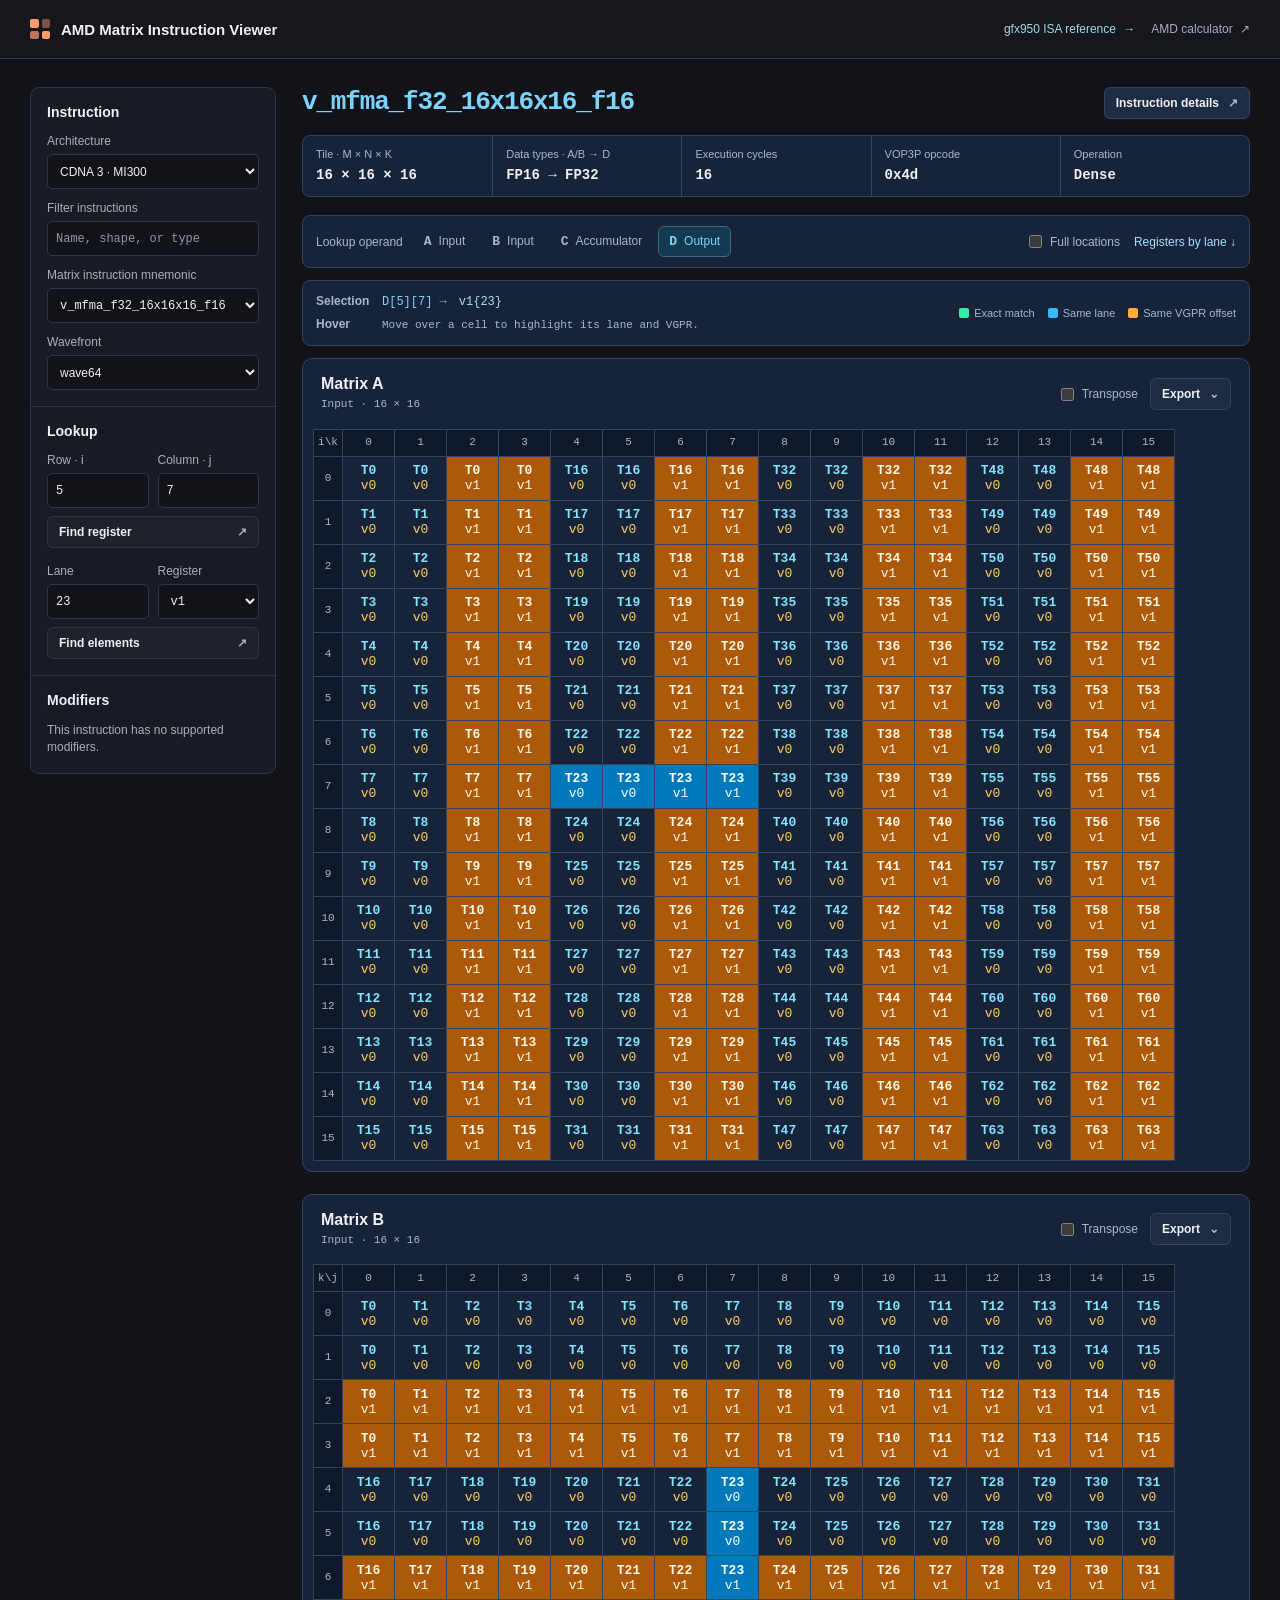
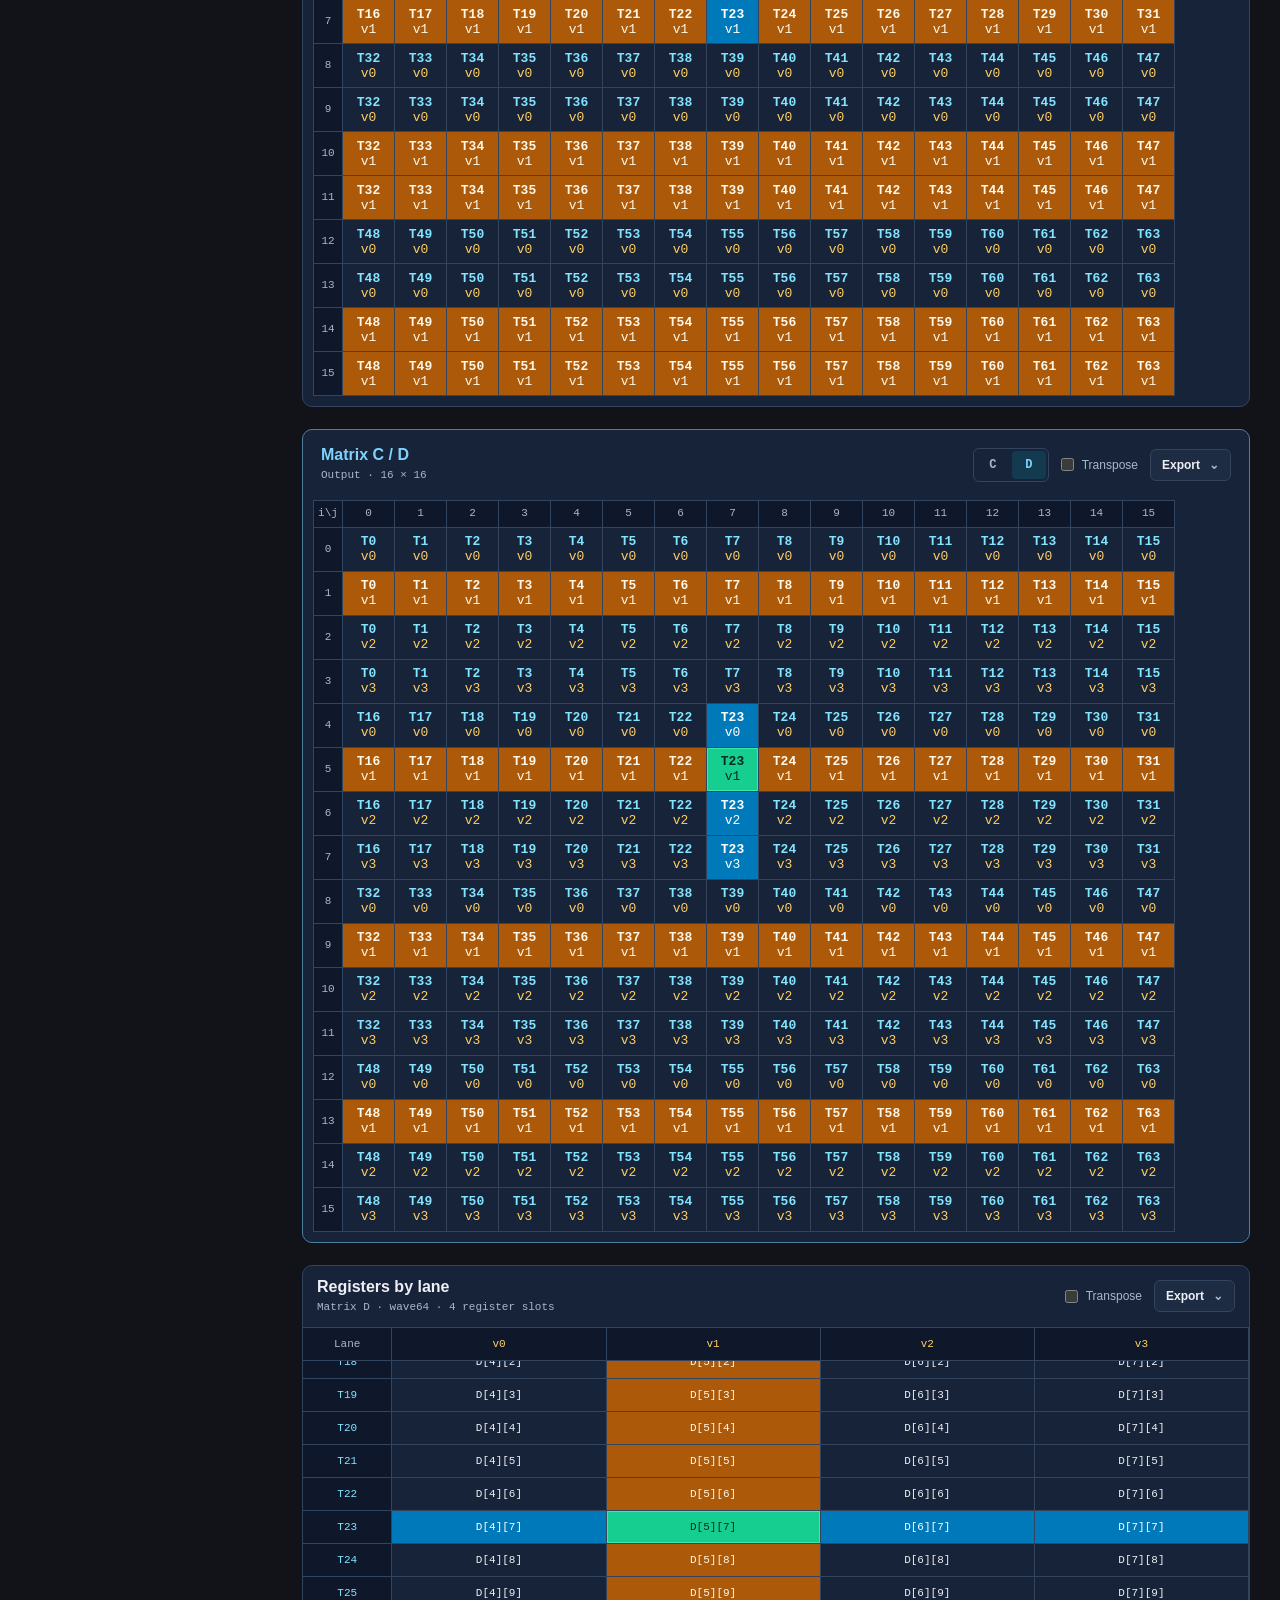
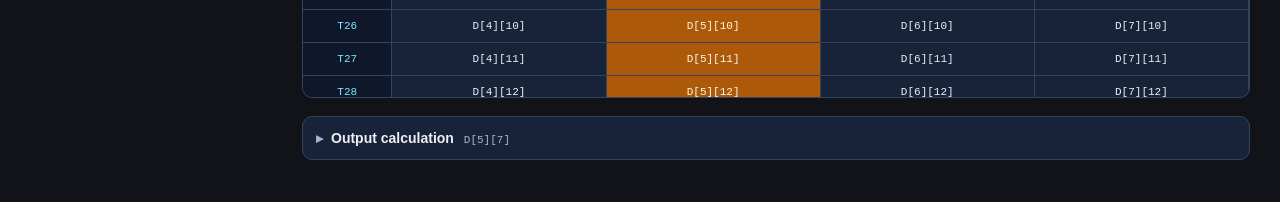
<file: index.html>
<!doctype html>
<html lang="en">
<head>
  <meta charset="utf-8">
  <meta name="viewport" content="width=device-width, initial-scale=1">
  <meta name="color-scheme" content="dark">
  <meta name="description" content="Inspect AMD matrix instructions and explore matrix, lane, and VGPR layouts offline.">
  <title>AMD Matrix Instruction Viewer</title>
  <link rel="stylesheet" href="styles.css">
  <script defer src="instruction-data.js"></script>
  <script defer src="cdna4-data.js"></script>
  <script defer src="layout.js"></script>
  <script defer src="exports.js"></script>
  <script defer src="viewer.js"></script>
</head>
<body>
  <header class="site-header">
    <div class="site-header-inner">
      <div class="brand"><span class="brand-mark" aria-hidden="true"><i></i><i></i><i></i><i></i></span> AMD Matrix Instruction Viewer</div>
      <nav class="header-links" aria-label="References">
        <a class="upstream isa-link" href="gfx950.html">gfx950 ISA reference <span aria-hidden="true">→</span></a>
        <a class="upstream" href="https://github.com/ROCm/amd_matrix_instruction_calculator" target="_blank" rel="noopener noreferrer">AMD calculator <span aria-hidden="true">↗</span></a>
      </nav>
    </div>
  </header>
  <noscript><p class="script-error">Enable JavaScript to use the instruction viewer.</p></noscript>
  <main class="workspace">
    <aside class="sidebar" aria-label="Instruction and query settings">
      <section class="side-section">
        <h2>Instruction</h2>
        <label class="field">Architecture
          <select id="architecture"></select>
        </label>
        <label class="field">Filter instructions
          <input type="search" id="instruction-filter" placeholder="Name, shape, or type" autocomplete="off">
          <span id="filter-status" role="status" hidden>No matching instructions.</span>
        </label>
        <label class="field">Matrix instruction mnemonic
          <select id="instruction"></select>
        </label>
        <label class="field">Wavefront
          <select id="wave"></select>
        </label>
      </section>
      <section class="side-section">
        <h2>Lookup</h2>
        <form id="coordinate-form">
          <div class="field-pair">
            <label class="field"><span id="row-label">Row · i</span><input id="query-row" type="number" min="0" step="1" required></label>
            <label class="field"><span id="col-label">Column · j</span><input id="query-col" type="number" min="0" step="1" required></label>
          </div>
          <button class="control lookup-button" type="submit">Find register <span aria-hidden="true">↗</span></button>
        </form>
        <form id="register-form">
          <div class="field-pair">
            <label class="field">Lane<input id="query-lane" type="number" min="0" step="1" required></label>
            <label class="field">Register<select id="query-register" required></select></label>
          </div>
          <button class="control lookup-button" type="submit">Find elements <span aria-hidden="true">↗</span></button>
        </form>
      </section>
      <section class="side-section" id="modifier-section">
        <h2>Modifiers</h2>
        <div id="modifiers"></div>
        <p id="modifier-note" class="muted"></p>
      </section>
    </aside>
    <div class="main-column">
      <section class="instruction-overview" aria-labelledby="mnemonic">
        <div class="overview-top">
          <h1 id="mnemonic"></h1>
          <button class="control details-button" id="show-details" type="button">Instruction details <span aria-hidden="true">↗</span></button>
        </div>
        <dl id="instruction-stats" class="stats"></dl>
      </section>
      <section class="explorer" aria-label="Layout explorer">
        <div class="explorer-toolbar">
          <div class="operand-controls">
            <span id="operand-label">Lookup operand</span>
            <div class="matrix-tabs" id="matrix-tabs" role="group" aria-labelledby="operand-label"></div>
          </div>
          <div class="view-controls">
            <label class="block-control" id="block-control">Block <select id="block" aria-label="Block"></select></label>
            <label class="toggle"><input type="checkbox" id="show-locations"> Full locations</label>
            <a href="#register-panel">Registers by lane ↓</a>
          </div>
        </div>
        <div class="selection">
          <div class="selection-status">
            <div class="selection-line"><h2>Selection</h2><div id="selection-value" aria-live="polite"></div></div>
            <div class="selection-line preview-line"><span>Hover</span><span id="preview-value">Move over a cell to highlight its lane and VGPR.</span></div>
          </div>
          <div class="legend" aria-label="Highlight colors">
            <span><i class="swatch exact"></i>Exact match</span>
            <span><i class="swatch lane"></i>Same lane</span>
            <span><i class="swatch register"></i>Same VGPR offset</span>
          </div>
        </div>
        <div class="panels">
          <section class="panel register-panel" id="register-panel" aria-labelledby="register-title" tabindex="-1">
            <div class="panel-heading">
              <div><h2 id="register-title">Registers by lane</h2><p id="register-subtitle"></p></div>
              <div class="panel-controls">
                <label class="toggle"><input type="checkbox" id="register-transpose"> Transpose</label>
                <details class="export-menu">
                  <summary class="control">Export <span aria-hidden="true">⌄</span></summary>
                  <div class="export-options"></div>
                </details>
              </div>
            </div>
            <div id="register-scroll" class="table-scroll" tabindex="0" role="region" aria-label="Registers by lane"></div>
          </section>
        </div>
      </section>
      <details class="trace panel" id="trace">
        <summary><span>Output calculation</span> <span class="muted" id="trace-caption"></span></summary>
        <div id="trace-content"></div>
      </details>
    </div>
  </main>
  <template id="matrix-panel-template">
    <section class="panel matrix-panel">
      <div class="panel-heading">
        <div><h2></h2><p></p></div>
        <div class="panel-controls">
          <div class="output-toggle" role="group" aria-label="Accumulator or output" hidden>
            <button type="button" data-output="C" aria-label="C accumulator">C</button>
            <button type="button" data-output="D" aria-label="D output">D</button>
          </div>
          <label class="toggle"><input type="checkbox" class="matrix-transpose"> Transpose</label>
          <details class="export-menu">
            <summary class="control">Export <span aria-hidden="true">⌄</span></summary>
            <div class="export-options"></div>
          </details>
        </div>
      </div>
      <input class="matrix-scrollbar" type="range" min="0" value="0" hidden>
      <div class="matrix-grid"></div>
    </section>
  </template>
  <dialog id="detail-dialog" aria-labelledby="detail-title">
    <div class="dialog-heading"><h2 id="detail-title">Instruction details</h2><form method="dialog"><button class="control" type="submit">Close</button></form></div>
    <pre id="detail-text"></pre>
    <div class="dialog-footer"><a id="encoding-reference" target="_blank" rel="noopener noreferrer">Instruction encoding reference ↗</a><span id="source-version"></span></div>
  </dialog>
</body>
</html>
</file>
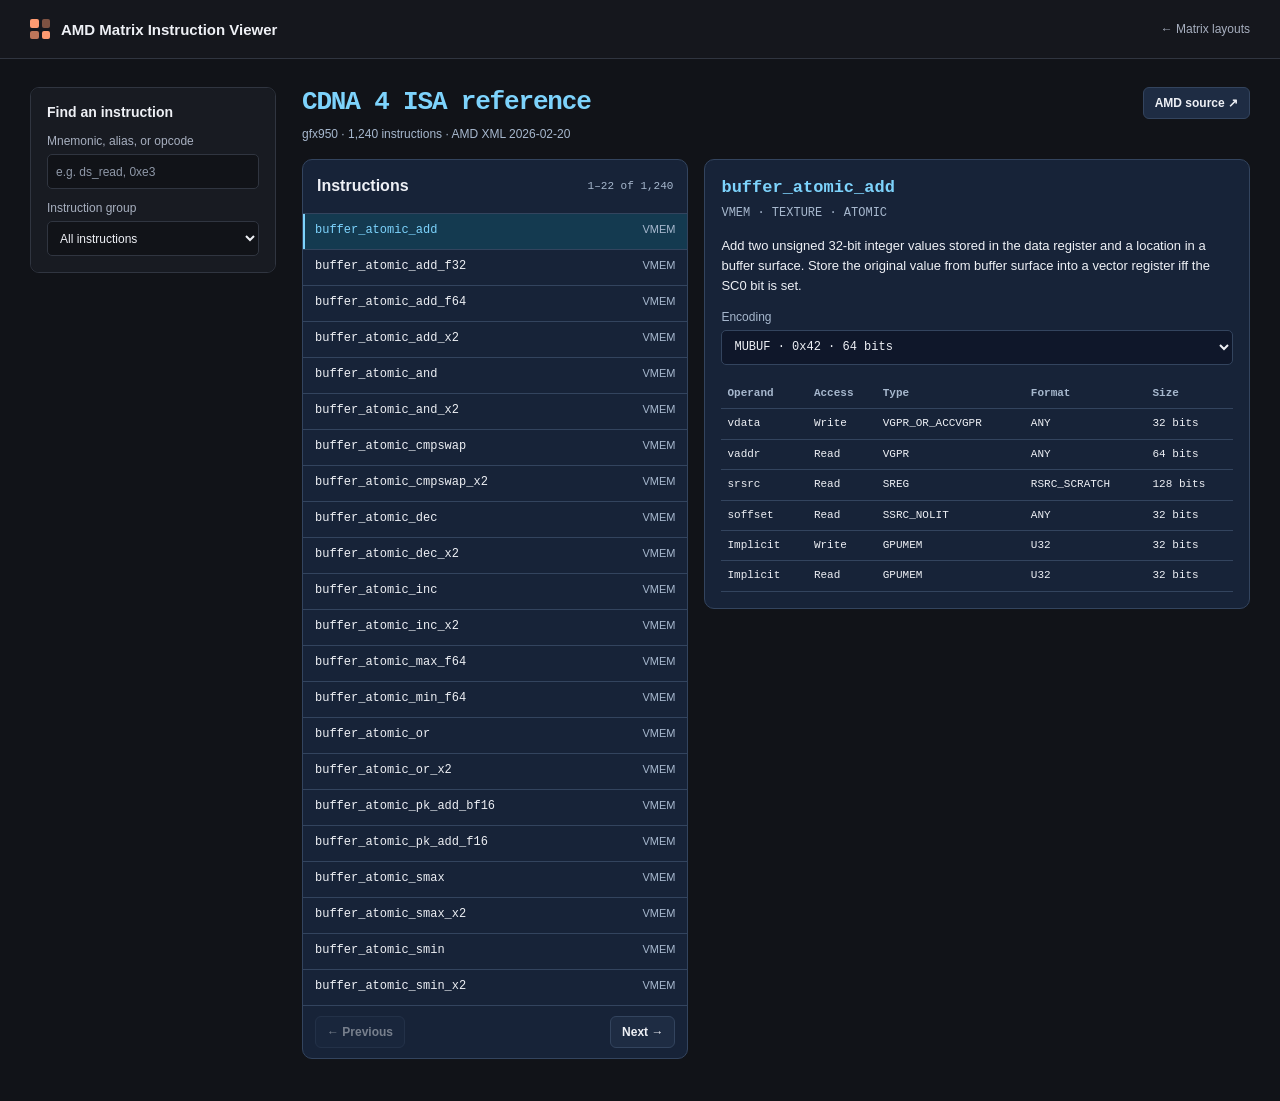
<file: gfx950.html>
<!doctype html>
<html lang="en">
<head>
  <meta charset="utf-8">
  <meta name="viewport" content="width=device-width, initial-scale=1">
  <meta name="color-scheme" content="dark">
  <meta name="description" content="Browse CDNA 4 instruction names, opcodes, encodings, and operands offline.">
  <title>CDNA 4 (gfx950) ISA reference</title>
  <link rel="stylesheet" href="styles.css">
  <script defer src="gfx950-isa.js"></script>
  <script defer src="gfx950.js"></script>
</head>
<body>
  <header class="site-header">
    <div class="site-header-inner">
      <div class="brand"><span class="brand-mark" aria-hidden="true"><i></i><i></i><i></i><i></i></span> AMD Matrix Instruction Viewer</div>
      <a class="upstream" href="index.html?arch=cdna4">← Matrix layouts</a>
    </div>
  </header>
  <noscript><p class="script-error">Enable JavaScript to browse the ISA reference.</p></noscript>
  <main class="workspace isa-workspace">
    <aside class="sidebar" aria-label="Instruction filters">
      <section class="side-section">
        <h2>Find an instruction</h2>
        <label class="field">Mnemonic, alias, or opcode
          <input type="search" id="isa-search" placeholder="e.g. ds_read, 0xe3" autocomplete="off">
        </label>
        <label class="field">Instruction group
          <select id="isa-group">
            <option value="all">All instructions</option>
            <option value="matrix-kernel">Matrix kernel instructions</option>
          </select>
        </label>
      </section>
    </aside>
    <div class="main-column">
      <div class="isa-heading">
        <div><h1>CDNA 4 ISA reference</h1><p class="muted" id="isa-total"></p></div>
        <a class="control" href="https://gpuopen.com/machine-readable-isa/" target="_blank" rel="noopener noreferrer">AMD source ↗</a>
      </div>
      <div class="isa-browser">
        <section class="panel isa-results" aria-labelledby="isa-results-title">
          <div class="panel-heading">
            <h2 id="isa-results-title">Instructions</h2>
            <span class="muted" id="isa-result-count" aria-live="polite"></span>
          </div>
          <ul id="isa-results"></ul>
          <nav class="isa-pagination" aria-label="Instruction pages" id="isa-pagination">
            <button type="button" class="control" id="isa-previous">← Previous</button>
            <button type="button" class="control" id="isa-next">Next →</button>
          </nav>
        </section>
        <section class="panel isa-detail" id="isa-detail" aria-labelledby="isa-mnemonic">
          <div class="isa-detail-heading">
            <h2 id="isa-mnemonic" tabindex="-1"></h2>
            <p id="isa-family" class="isa-secondary"></p>
          </div>
          <p id="isa-description"></p>
          <p id="isa-aliases" class="isa-secondary"></p>
          <section id="isa-related" class="isa-related" hidden></section>
          <label class="field" id="isa-encoding-label">Encoding
            <select id="isa-encoding"></select>
          </label>
          <div id="isa-operands"></div>
        </section>
      </div>
    </div>
  </main>
</body>
</html>
</file>
<file: styles.css>
:root {
  color-scheme: dark;
  --canvas: #111318;
  --surface: #181b22;
  --raised: #1e222b;
  --surface-hover: #282e3a;
  --line: #303540;
  --text: #eef0f5;
  --muted: #a7afbf;
  --accent: #ff9b71;
  --accent-fill: #30221f;
  --linked: #a3d7e9;
  --sans: "Inter", -apple-system, BlinkMacSystemFont, "Segoe UI", sans-serif;
  --mono: "IBM Plex Mono", "SFMono-Regular", Consolas, monospace;
  font-family: var(--sans);
  background: var(--canvas);
  color: var(--text);
}
* { box-sizing: border-box; }
[hidden] { display: none !important; }
body { margin: 0; }
a { color: var(--linked); text-decoration: none; }
a:hover { text-decoration: underline; }
button, select, input { font: inherit; }
button, select, summary { cursor: pointer; }
button, a, input, select, summary { outline-offset: 3px; }
:focus-visible { outline: 2px solid var(--linked); }
h1, h2, p, dl, dd { margin: 0; }
h2 { font-size: 14px; font-weight: 650; }
.control {
  display: inline-flex;
  align-items: center;
  justify-content: space-between;
  gap: 9px;
  border: 1px solid var(--line);
  border-radius: 6px;
  padding: 8px 11px;
  background: var(--raised);
  color: var(--text);
  font-size: 12px;
  font-weight: 600;
  white-space: nowrap;
}
.control:hover { background: var(--surface-hover); }
.control span { color: var(--muted); }
.muted { color: var(--muted); }
.site-header { border-bottom: 1px solid var(--line); background: #15171d; }
.site-header-inner {
  max-width: 1860px;
  min-height: 58px;
  margin: 0 auto;
  padding: 0 30px;
  display: flex;
  align-items: center;
  justify-content: space-between;
  gap: 16px;
}
.brand { display: inline-flex; align-items: center; gap: 11px; font-size: 15px; font-weight: 650; }
.brand-mark { width: 20px; height: 20px; display: grid; grid-template-columns: 1fr 1fr; gap: 3px; flex: none; }
.brand-mark i { background: var(--accent); border-radius: 2px; }
.brand-mark i:nth-child(2) { opacity: .45; }
.brand-mark i:nth-child(3) { opacity: .72; }
.upstream { color: var(--muted); font-size: 12px; white-space: nowrap; }
.upstream span { margin-left: 4px; }
.header-links { display: flex; justify-content: flex-end; flex-wrap: wrap; gap: 5px 16px; }
.header-links .isa-link { color: var(--linked); }
.workspace {
  max-width: 1860px;
  margin: 0 auto;
  padding: 28px 30px 42px;
  display: grid;
  grid-template-columns: 246px minmax(0, 1fr);
  align-items: start;
  gap: 26px;
}
.sidebar { display: grid; gap: 1px; border: 1px solid var(--line); border-radius: 9px; background: var(--line); overflow: hidden; }
.side-section { padding: 16px; background: var(--surface); }
.side-section h2 { margin-bottom: 14px; }
.side-section > .field + .field { margin-top: 12px; }
.side-section form + form { margin-top: 16px; }
.field { min-width: 0; display: grid; gap: 6px; color: var(--muted); font-size: 12px; }
.field input, .field select, .block-control select {
  min-width: 0;
  width: 100%;
  height: 35px;
  padding: 0 8px;
  border: 1px solid var(--line);
  border-radius: 5px;
  background: var(--canvas);
  color: var(--text);
  font-size: 12px;
}
.field input::placeholder { color: #8f98a8; }
#instruction, #instruction-filter, #query-register, input[type="number"] { font-family: var(--mono); }
.field-pair, #modifiers { display: grid; grid-template-columns: repeat(2, minmax(0, 1fr)); gap: 9px; }
.lookup-button { width: 100%; margin-top: 8px; }
#modifier-note { font-size: 12px; line-height: 1.45; }
#modifiers:not(:empty) + #modifier-note { margin-top: 10px; }
.main-column { display: grid; min-width: 0; gap: 18px; }
.main-column {
  --canvas: #0f172a;
  --surface: #172338;
  --raised: #1e2c43;
  --surface-hover: #263852;
  --line: #33445e;
  --muted: #a7b8ce;
  --accent: #7dd3fc;
  --accent-fill: #143a50;
  --linked: #a6dfff;
  --lane-color: #82e4ff;
  --register-color: #ffcf65;
  --exact-bg: #16ce90;
  --exact-text: #062a21;
  --exact-edge: #37eba8;
  --lane-bg: #0079bb;
  --lane-text: #fff;
  --lane-edge: #39b9fa;
  --register-bg: #ac5a0a;
  --register-text: #fff8e9;
  --register-edge: #ffac38;
}
.overview-top { display: flex; justify-content: space-between; align-items: center; gap: 14px; margin: 0 0 16px; }
h1 { min-width: 0; overflow-wrap: anywhere; color: var(--accent); font: 600 clamp(17px, 2.3vw, 26px)/1.22 var(--mono); letter-spacing: -.045em; }
.stats {
  display: grid;
  grid-template-columns: repeat(5, minmax(0, 1fr));
  border: 1px solid var(--line);
  border-radius: 8px;
  background: var(--surface);
  overflow: hidden;
}
.stats div { min-width: 0; padding: 12px 13px; }
.stats div + div { border-left: 1px solid var(--line); }
.stats dt { color: var(--muted); font-size: 11px; line-height: 1.2; }
.stats dd { margin-top: 5px; overflow-wrap: anywhere; font: 600 14px/1.3 var(--mono); }
.explorer { min-width: 0; display: grid; gap: 12px; }
.explorer-toolbar, .selection {
  display: flex;
  align-items: center;
  flex-wrap: wrap;
  justify-content: space-between;
  gap: 10px 16px;
  padding: 10px 13px;
  border: 1px solid var(--line);
  border-radius: 8px;
  background: var(--surface);
}
.operand-controls { display: flex; align-items: center; flex-wrap: wrap; column-gap: 10px; }
#operand-label { color: var(--muted); font-size: 12px; }
.matrix-tabs { display: flex; flex-wrap: wrap; gap: 5px; }
.matrix-tab {
  display: inline-flex;
  align-items: baseline;
  gap: 7px;
  border: 1px solid transparent;
  padding: 7px 10px;
  border-radius: 6px;
  background: transparent;
  color: var(--muted);
  font-size: 12px;
}
.matrix-tab b { font: 650 13px var(--mono); }
.matrix-tab:hover { background: var(--raised); color: var(--text); }
.matrix-tab[aria-pressed="true"] { color: var(--accent); background: var(--accent-fill); border-color: #366a85; }
.view-controls, .block-control, .toggle { display: flex; gap: 8px; align-items: center; color: var(--muted); font-size: 12px; }
.view-controls { gap: 14px; }
.view-controls { flex-wrap: wrap; }
.view-controls a { white-space: nowrap; }
.block-control select { width: auto; height: 30px; }
.toggle { cursor: pointer; }
.toggle input { margin: 0; accent-color: var(--accent); }
.panels { display: grid; grid-template-columns: minmax(0, 1fr); gap: 22px; }
.panel { min-width: 0; border: 1px solid var(--line); border-radius: 10px; background: var(--surface); }
.matrix-panel.active-operand { border-color: #48809d; }
.matrix-panel.active-operand h2 { color: var(--accent); }
.register-panel { grid-column: 1 / -1; scroll-margin-top: 92px; }
.matrix-panel { scroll-margin-top: 92px; }
.panel-heading { display: flex; justify-content: space-between; align-items: center; padding: 12px 14px; gap: 8px; }
.matrix-panel .panel-heading { padding: 16px 18px; }
.panel-heading h2 { font-size: 16px; }
.panel-controls { display: flex; flex-wrap: wrap; align-items: center; justify-content: flex-end; gap: 8px 12px; }
.output-toggle { display: flex; gap: 2px; padding: 2px; border: 1px solid var(--line); border-radius: 6px; }
.output-toggle button { min-width: 34px; min-height: 28px; border: 0; border-radius: 4px; background: transparent; color: var(--muted); font: 600 12px var(--mono); }
.output-toggle button[aria-pressed="true"] { background: var(--accent-fill); color: var(--accent); }
.output-toggle button:hover { color: var(--text); }
.panel-heading p { margin-top: 4px; color: var(--muted); font: 11px/1.4 var(--mono); }
.export-menu { position: relative; flex: none; }
.export-menu summary, .trace summary { list-style: none; }
summary::-webkit-details-marker { display: none; }
.export-options {
  position: absolute;
  z-index: 5;
  right: 0;
  top: calc(100% + 4px);
  min-width: 134px;
  display: grid;
  padding: 4px;
  border: 1px solid var(--line);
  border-radius: 6px;
  background: var(--raised);
  box-shadow: 0 10px 24px #0005;
}
.export-options button { text-align: left; border: 0; border-radius: 3px; background: transparent; color: var(--text); padding: 7px; font-size: 12px; }
.export-options button:hover { background: var(--surface-hover); }
.table-scroll { overflow: auto; max-height: 530px; border-top: 1px solid var(--line); border-radius: 0 0 9px 9px; scrollbar-color: #526680 var(--surface); }
.register-panel .table-scroll { max-height: 370px; }
.matrix-grid {
  --matrix-index-width: 30px;
  --matrix-column-width: 52px;
  margin: 0 10px 10px;
  overflow-x: auto;
  scrollbar-width: none;
}
.matrix-grid::-webkit-scrollbar { display: none; }
.matrix-scrollbar {
  display: block;
  width: calc(100% - 20px);
  height: 18px;
  margin: 0 10px 6px;
  accent-color: var(--accent);
  cursor: ew-resize;
}
.matrix-grid.show-full-locations { --matrix-column-width: 122px; }
.matrix-grid .layout-table {
  width: calc(var(--matrix-index-width) + var(--matrix-column-width) * var(--matrix-columns));
  min-width: 0;
  table-layout: fixed;
  font-size: 13px;
}
.matrix-grid .register-tag { white-space: normal; overflow-wrap: anywhere; }
.matrix-grid .layout-table th { position: static; font-size: 11px; }
.matrix-grid .layout-table tr > :first-child {
  position: sticky;
  left: 0;
  width: var(--matrix-index-width);
  border-left: 1px solid var(--line);
}
.matrix-grid .layout-table thead th { border-top: 1px solid var(--line); }
.layout-table { border-collapse: separate; border-spacing: 0; min-width: 100%; font: 11px/1.15 var(--mono); }
.layout-table th, .layout-table td { padding: 0; border-right: 1px solid var(--line); border-bottom: 1px solid var(--line); text-align: center; }
.layout-table th { min-width: 25px; height: 28px; font-weight: 500; color: var(--muted); background: var(--canvas); }
.layout-table thead th { position: sticky; top: 0; z-index: 2; }
.layout-table tbody th { position: sticky; left: 0; z-index: 1; }
.layout-table thead th:first-child { left: 0; z-index: 3; }
.layout-table td { min-width: 28px; }
.layout-table button {
  display: block;
  border: 0;
  width: 100%;
  min-width: inherit;
  min-height: 32px;
  padding: 3px 4px;
  background: transparent;
  color: inherit;
  white-space: nowrap;
  font: inherit;
}
.layout-table .matrix-cell button { display: grid; place-items: center; min-height: 43px; padding: 5px 0; scroll-margin-block: 90px 8px; }
.location-tags { display: grid; justify-items: center; line-height: 1.16; }
.lane-tag { color: var(--lane-color); font-weight: 650; }
.register-tag { color: var(--register-color); }
.lane-copies { font-size: 8px; line-height: 1; vertical-align: top; margin-left: 1px; }
.full-location { display: grid; gap: 3px; min-width: 0; max-width: 100%; padding-inline: 3px; color: var(--muted); white-space: normal; overflow-wrap: anywhere; }
.layout-table button[data-highlight="register"] { background: var(--register-bg); color: var(--register-text); }
.layout-table button[data-highlight="lane"] { background: var(--lane-bg); color: var(--lane-text); }
.layout-table button[data-highlight="exact"] { background: var(--exact-bg); color: var(--exact-text); box-shadow: inset 0 0 0 1px var(--exact-edge); }
.layout-table button[data-highlight] .location-tags span, .layout-table button[data-highlight] .full-location { color: inherit; }
.layout-table button:hover, .layout-table button:focus-visible { outline: 2px solid #edf7ff; outline-offset: -2px; }
.layout-table th button { color: var(--lane-color); }
.register-panel .layout-table thead th button { color: var(--register-color); }
.register-panel .is-transposed thead th button { color: var(--lane-color); }
.register-panel .is-transposed tbody th button { color: var(--register-color); }
.layout-table .register-cell { min-width: 68px; }
.layout-table .register-cell button { white-space: normal; }
.layout-table .register-cell span { display: block; white-space: nowrap; }
.layout-table .empty { color: #7a8495; }
.selection { min-height: 66px; position: sticky; top: 0; z-index: 4; }
.selection-status { display: grid; gap: 5px; min-width: 0; }
.selection-line { display: grid; grid-template-columns: 58px minmax(0, 1fr); align-items: baseline; column-gap: 8px; }
.selection h2, .preview-line > span:first-child { font-size: 12px; font-weight: 600; color: var(--muted); }
#preview-value { color: var(--muted); font: 11px/1.4 var(--mono); overflow-wrap: anywhere; }
.legend { display: flex; align-items: center; flex-wrap: wrap; gap: 8px 13px; color: var(--muted); font-size: 11px; }
.legend span { display: inline-flex; align-items: center; gap: 5px; white-space: nowrap; }
.swatch { width: 10px; height: 10px; border-radius: 2px; background: var(--swatch); }
.swatch.exact { --swatch: var(--exact-edge); }
.swatch.lane { --swatch: var(--lane-edge); }
.swatch.register { --swatch: var(--register-edge); }
#selection-value { display: flex; gap: 6px 12px; flex-wrap: wrap; min-width: 0; font: 12px/1.55 var(--mono); }
#selection-value .active-label { color: var(--accent); }
#selection-value button, .source-button { padding: 0; text-align: left; border: 0; background: transparent; color: var(--linked); font: inherit; }
#selection-value button:hover, .source-button:hover { text-decoration: underline; }
.trace summary { padding: 13px; font-weight: 650; font-size: 14px; }
.trace summary::before { content: "▸"; margin-right: 8px; color: var(--muted); }
.trace[open] summary::before { content: "▾"; }
#trace-caption { margin-left: 6px; font: 11px var(--mono); }
#trace-content { padding: 0 13px 13px; overflow: auto; }
.trace-table { border-collapse: collapse; width: 100%; font: 12px/1.5 var(--mono); }
.trace-table th, .trace-table td { text-align: left; padding: 5px 8px; border-bottom: 1px solid var(--line); }
.trace-table thead th { color: var(--muted); }
.trace-table small { display: block; color: var(--muted); white-space: nowrap; }
.scale-trace { margin-bottom: 12px; }
.trace-note { color: var(--muted); font-size: 12px; margin: 6px 0 10px; }
.trace-group + .trace-group { margin-top: 18px; }
dialog { width: min(790px, calc(100% - 24px)); max-height: calc(100% - 36px); padding: 0; background: var(--surface); color: var(--text); border: 1px solid var(--line); border-radius: 9px; }
dialog::backdrop { background: #090b10b8; }
.dialog-heading, .dialog-footer { display: flex; justify-content: space-between; align-items: center; flex-wrap: wrap; gap: 8px; padding: 12px 16px; }
.dialog-heading { border-bottom: 1px solid var(--line); }
.dialog-footer { border-top: 1px solid var(--line); color: var(--muted); font-size: 12px; }
dialog pre { margin: 0; padding: 15px 16px; max-height: 66vh; overflow: auto; font: 12px/1.6 var(--mono); }
.script-error { padding: 16px; }
.isa-heading { display: flex; align-items: start; justify-content: space-between; flex-wrap: wrap; gap: 10px; }
.isa-heading p { margin-top: 8px; font-size: 12px; }
.isa-browser { display: grid; grid-template-columns: minmax(270px, 0.85fr) minmax(0, 1.2fr); align-items: start; gap: 16px; }
.isa-results .panel-heading { min-height: 54px; border-bottom: 1px solid var(--line); }
#isa-result-count { font: 11px var(--mono); }
#isa-results { margin: 0; padding: 0; list-style: none; }
#isa-results li + li { border-top: 1px solid var(--line); }
.isa-instruction {
  display: flex;
  width: 100%;
  min-height: 35px;
  align-items: baseline;
  justify-content: space-between;
  flex-wrap: wrap;
  gap: 3px 8px;
  padding: 8px 12px;
  border: 0;
  background: transparent;
  text-align: left;
  color: var(--text);
}
.isa-instruction:hover { background: var(--surface-hover); }
.isa-instruction[aria-pressed="true"] { background: var(--accent-fill); color: var(--accent); box-shadow: inset 2px 0 var(--accent); }
.isa-instruction:focus-visible { outline-offset: -2px; }
.isa-name { font: 12px/1.35 var(--mono); overflow-wrap: anywhere; }
.isa-tag { color: var(--muted); font-size: 11px; }
.isa-empty { padding: 16px 12px; color: var(--muted); font-size: 13px; }
.isa-pagination { display: flex; justify-content: space-between; gap: 8px; padding: 10px 12px; border-top: 1px solid var(--line); }
.isa-pagination button:disabled { opacity: .45; cursor: default; }
.isa-detail { display: grid; min-width: 0; gap: 14px; padding: 16px; }
.isa-detail h2 { color: var(--accent); font: 600 17px/1.4 var(--mono); overflow-wrap: anywhere; }
.isa-detail h3 { margin: 0; font-size: 13px; }
.isa-detail p { font-size: 13px; line-height: 1.55; white-space: pre-line; overflow-wrap: anywhere; }
.isa-detail .isa-secondary { margin-top: 4px; font: 12px/1.5 var(--mono); color: var(--muted); }
.isa-detail .field { max-width: 100%; }
#isa-encoding { height: 35px; font-family: var(--mono); }
.isa-related { display: grid; justify-items: start; gap: 6px; }
.isa-related a { font-size: 12px; }
#isa-operands { min-width: 0; overflow-x: auto; }
.isa-operands-table { width: 100%; border-collapse: collapse; text-align: left; font: 11px/1.4 var(--mono); }
.isa-operands-table th, .isa-operands-table td { border-bottom: 1px solid var(--line); padding: 7px 6px; overflow-wrap: anywhere; }
.isa-operands-table th { color: var(--muted); }
.isa-operands-table td:last-child { white-space: nowrap; }
@media (max-width: 1100px) {
  .isa-browser { grid-template-columns: 1fr; }
  .isa-detail { grid-row: 1; }
}
@media (min-width: 851px) {
  .sidebar { position: sticky; top: 16px; }
}
@media (max-width: 1120px) {
  .workspace { grid-template-columns: 216px minmax(0, 1fr); gap: 16px; padding-inline: 20px; }
  .site-header-inner { padding-inline: 20px; }
  .matrix-tab span { display: none; }
}
@media (max-width: 850px) {
  .workspace { grid-template-columns: 1fr; }
  .sidebar { grid-template-columns: 1.1fr 1fr 1fr; }
  .isa-workspace .sidebar { grid-template-columns: 1fr; }
  .matrix-tab span { display: inline; }
}
@media (max-width: 610px) {
  .site-header-inner { padding-inline: 12px; }
  .workspace { padding: 14px 12px 24px; }
  .brand { font-size: 13px; }
  .upstream { font-size: 11px; }
  .sidebar { grid-template-columns: 1fr 1fr; }
  #modifier-section { grid-column: 1 / -1; }
  #modifiers { grid-template-columns: repeat(auto-fit, minmax(84px, 1fr)); }
  .overview-top { align-items: flex-start; flex-direction: column; }
  .stats { grid-template-columns: repeat(3, minmax(0, 1fr)); }
  .stats div:nth-child(n+4) { border-top: 1px solid var(--line); }
  .stats div:nth-child(4) { border-left: 0; }
  .stats div { padding-inline: 8px; }
  .stats dd { font-size: 12px; }
  .table-scroll { max-height: 450px; }
  .selection { position: static; }
  .matrix-panel, .register-panel { scroll-margin-top: 12px; }
  .matrix-panel .panel-heading { padding: 12px; flex-wrap: wrap; }
  .matrix-panel .panel-controls { justify-content: flex-start; }
  .matrix-grid { margin-inline: 6px; }
  .matrix-scrollbar { width: calc(100% - 12px); margin-inline: 6px; }
  .isa-operands-table { table-layout: fixed; }
  .isa-operands-table th { white-space: nowrap; font-size: 10px; }
  .isa-operands-table th, .isa-operands-table td { padding-inline: 2px; }
  .isa-operands-table th:nth-child(1) { width: 18%; }
  .isa-operands-table th:nth-child(2) { width: 15%; }
  .isa-operands-table th:nth-child(4) { width: 15%; }
  .isa-operands-table th:nth-child(5) { width: 17%; }
  .isa-operands-table td:last-child { white-space: normal; }
  .matrix-tab span { display: none; }
}
</file>
